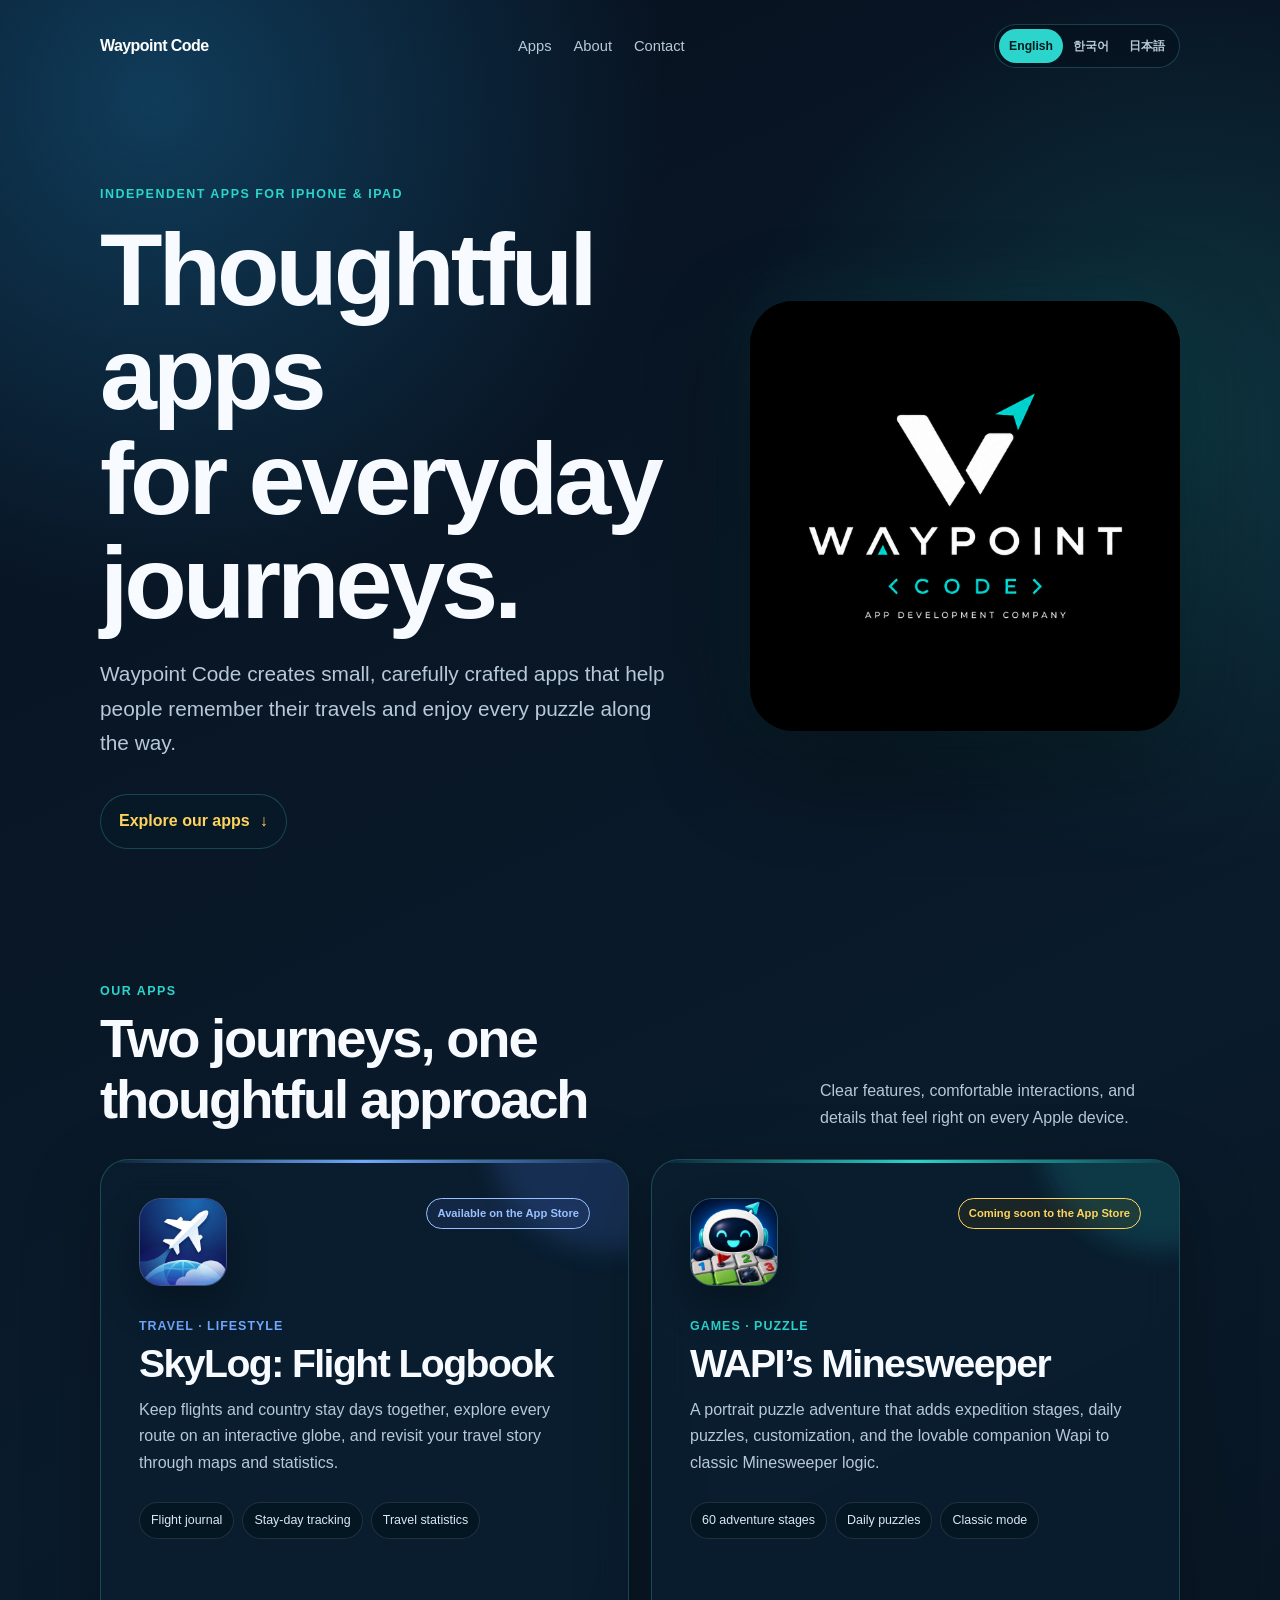
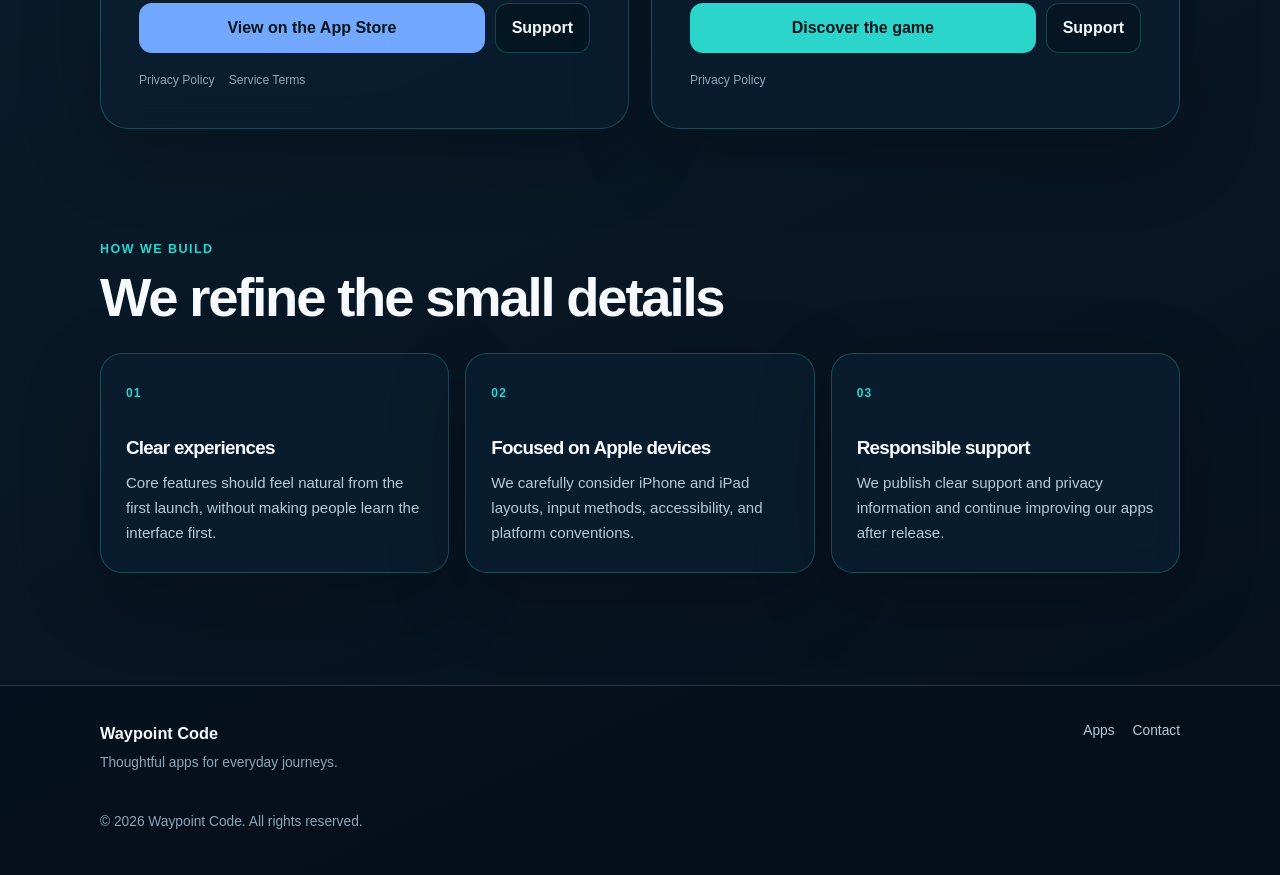
<file: index.html>
<!doctype html>
<html lang="en">
<head>
  <meta charset="utf-8">
  <meta name="viewport" content="width=device-width, initial-scale=1">
  <meta name="description" content="Waypoint Code creates thoughtful iPhone and iPad apps for travel, play, and everyday journeys.">
  <meta name="google-site-verification" content="AUuFrwVkg-6GxxxlkUNaFWfXZeSsGIIOvMbd6VPUbWE">
  <meta name="theme-color" content="#07111f">
  <meta property="og:type" content="website">
  <meta property="og:title" content="Waypoint Code">
  <meta property="og:description" content="Thoughtful apps for everyday journeys.">
  <link rel="canonical" href="https://kiserlunar-a11y.github.io/">
  <title>Waypoint Code — Thoughtful apps for everyday journeys</title>
  <link rel="icon" type="image/png" href="waypoint-code-logo.png">
  <link rel="stylesheet" href="styles.css?v=20260825-1">
  <script src="language.js?v=20260825-1" defer></script>
</head>
<body
  data-title-en="Waypoint Code — Thoughtful apps for everyday journeys"
  data-title-ko="Waypoint Code — 일상의 여정을 위한 세심한 앱"
  data-title-ja="Waypoint Code — 日々の旅に寄り添う丁寧なアプリ"
  data-description-en="Waypoint Code creates thoughtful iPhone and iPad apps for travel, play, and everyday journeys."
  data-description-ko="Waypoint Code는 여행 기록과 퍼즐의 즐거움을 위한 iPhone·iPad 앱을 만듭니다."
  data-description-ja="Waypoint Codeは、旅の記録やパズルの楽しさを届けるiPhone・iPadアプリを丁寧に作っています。">
  <header class="shell site-header">
    <nav
      aria-label="Primary navigation"
      data-copy-aria
      data-copy-aria-en="Primary navigation"
      data-copy-aria-ko="주요 메뉴"
      data-copy-aria-ja="メインメニュー">
      <a
        class="brand"
        href="/"
        aria-label="Waypoint Code home"
        data-copy-aria
        data-copy-aria-en="Waypoint Code home"
        data-copy-aria-ko="Waypoint Code 홈"
        data-copy-aria-ja="Waypoint Code ホーム">Waypoint Code</a>
      <div class="nav-links">
        <a href="#apps" data-copy data-copy-en="Apps" data-copy-ko="앱" data-copy-ja="アプリ">Apps</a>
        <a href="#principles" data-copy data-copy-en="About" data-copy-ko="소개" data-copy-ja="私たちについて">About</a>
        <a href="mailto:skylog486@gmail.com" data-copy data-copy-en="Contact" data-copy-ko="문의" data-copy-ja="お問い合わせ">Contact</a>
      </div>
      <div class="language-switch" role="group" aria-label="Language" data-copy-aria data-copy-aria-en="Language" data-copy-aria-ko="언어" data-copy-aria-ja="言語">
        <button type="button" data-language-choice="en" aria-pressed="true">English</button>
        <button type="button" data-language-choice="ko" aria-pressed="false">한국어</button>
        <button type="button" data-language-choice="ja" aria-pressed="false">日本語</button>
      </div>
    </nav>
  </header>

  <main>
    <section class="shell hero" aria-labelledby="hero-title">
      <div class="hero-copy">
        <p
          class="eyebrow"
          data-copy
          data-copy-en="Independent apps for iPhone &amp; iPad"
          data-copy-ko="iPhone과 iPad를 위한 독립 앱"
          data-copy-ja="iPhoneとiPadのためのインディーアプリ">Independent apps for iPhone &amp; iPad</p>
        <h1 id="hero-title">
          <span data-copy data-copy-en="Thoughtful apps" data-copy-ko="일상의 여정을" data-copy-ja="日々の旅に寄り添う">Thoughtful apps</span><br>
          <span data-copy data-copy-en="for everyday journeys." data-copy-ko="더 오래 기억하도록." data-copy-ja="丁寧なアプリ。">for everyday journeys.</span>
        </h1>
        <p
          class="lead"
          data-copy
          data-copy-en="Waypoint Code creates small, carefully crafted apps that help people remember their travels and enjoy every puzzle along the way."
          data-copy-ko="Waypoint Code는 여행의 기록과 퍼즐의 즐거움을 오래 곁에 둘 수 있는 작고 세심한 앱으로 만듭니다."
          data-copy-ja="Waypoint Codeは、旅の思い出を残し、道中のパズルを楽しめる、小さくても丁寧なアプリを作っています。">Waypoint Code creates small, carefully crafted apps that help people remember their travels and enjoy every puzzle along the way.</p>
        <a class="hero-link" href="#apps">
          <span data-copy data-copy-en="Explore our apps" data-copy-ko="앱 둘러보기" data-copy-ja="アプリを見る">Explore our apps</span>
          <span aria-hidden="true">↓</span>
        </a>
      </div>
      <div class="brand-visual">
        <img
          class="company-logo"
          src="waypoint-code-logo.png"
          width="1254"
          height="1254"
          alt="Waypoint Code — App Development Company"
          data-copy-alt
          data-copy-alt-en="Waypoint Code — App Development Company"
          data-copy-alt-ko="Waypoint Code 앱 개발사 로고"
          data-copy-alt-ja="アプリ開発会社Waypoint Codeのロゴ">
      </div>
    </section>

    <section class="shell apps-section" id="apps" aria-labelledby="apps-title">
      <div class="section-heading">
        <div>
          <p class="eyebrow" data-copy data-copy-en="Our apps" data-copy-ko="Our apps" data-copy-ja="Our apps">Our apps</p>
          <h2 id="apps-title" data-copy data-copy-en="Two journeys, one thoughtful approach" data-copy-ko="두 가지 여정, 하나의 세심함" data-copy-ja="二つの旅に、一つの丁寧さを">Two journeys, one thoughtful approach</h2>
        </div>
        <p data-copy data-copy-en="Clear features, comfortable interactions, and details that feel right on every Apple device." data-copy-ko="필요한 기능은 분명하게, 사용하는 순간은 편안하게 설계합니다." data-copy-ja="必要な機能は明確に、使うひとときは心地よく。Appleデバイスに合う細部まで設計します。">Clear features, comfortable interactions, and details that feel right on every Apple device.</p>
      </div>

      <div class="app-grid">
        <article class="app-card skylog-card">
          <div class="app-card-top">
            <img
              class="app-mark skylog-mark"
              src="skylog-icon.jpg"
              width="512"
              height="512"
              alt="SkyLog app icon"
              loading="lazy"
              data-copy-alt
              data-copy-alt-en="SkyLog app icon"
              data-copy-alt-ko="SkyLog 앱 아이콘"
              data-copy-alt-ja="SkyLogのアプリアイコン">
            <span class="status available" data-copy data-copy-en="Available on the App Store" data-copy-ko="App Store에서 이용 가능" data-copy-ja="App Storeで配信中">Available on the App Store</span>
          </div>
          <div class="app-copy">
            <p class="app-kind">Travel · Lifestyle</p>
            <h3>SkyLog: Flight Logbook</h3>
            <p data-copy data-copy-en="Keep flights and country stay days together, explore every route on an interactive globe, and revisit your travel story through maps and statistics." data-copy-ko="비행 기록과 국가별 체류일을 한곳에서 관리하고, 나의 여행을 지도와 통계로 다시 만나는 여행 기록 앱입니다." data-copy-ja="フライト記録と国別の滞在日数をまとめ、インタラクティブな地球儀や地図、統計で旅の物語を振り返れる旅行記録アプリです。">Keep flights and country stay days together, explore every route on an interactive globe, and revisit your travel story through maps and statistics.</p>
          </div>
          <ul
            class="feature-list"
            aria-label="SkyLog features"
            data-copy-aria
            data-copy-aria-en="SkyLog features"
            data-copy-aria-ko="SkyLog 주요 기능"
            data-copy-aria-ja="SkyLogの主な機能">
            <li data-copy data-copy-en="Flight journal" data-copy-ko="비행 일지" data-copy-ja="フライト日誌">Flight journal</li>
            <li data-copy data-copy-en="Stay-day tracking" data-copy-ko="체류일 관리" data-copy-ja="滞在日数の管理">Stay-day tracking</li>
            <li data-copy data-copy-en="Travel statistics" data-copy-ko="여행 통계" data-copy-ja="旅行統計">Travel statistics</li>
          </ul>
          <div class="card-actions">
            <a class="primary-action" href="https://apps.apple.com/app/id6788016400" data-copy data-copy-en="View on the App Store" data-copy-ko="App Store에서 보기" data-copy-ja="App Storeで見る">View on the App Store</a>
            <a class="secondary-action" href="https://kiserlunar-a11y.github.io/SkyLog-legal/support.html" data-copy data-copy-en="Support" data-copy-ko="지원" data-copy-ja="サポート">Support</a>
          </div>
          <div class="legal-links">
            <a href="https://kiserlunar-a11y.github.io/SkyLog-legal/privacy.html" data-copy data-copy-en="Privacy Policy" data-copy-ko="개인정보 처리방침" data-copy-ja="プライバシーポリシー">Privacy Policy</a>
            <a href="https://kiserlunar-a11y.github.io/SkyLog-legal/terms.html" data-copy data-copy-en="Service Terms" data-copy-ko="서비스 이용약관" data-copy-ja="利用規約">Service Terms</a>
          </div>
        </article>

        <article class="app-card wapi-card">
          <div class="app-card-top">
            <img
              class="app-mark wapi-mark"
              src="wapi-mines-icon.png"
              width="512"
              height="512"
              alt="WAPI’s Minesweeper app icon"
              loading="lazy"
              data-copy-alt
              data-copy-alt-en="WAPI’s Minesweeper app icon"
              data-copy-alt-ko="WAPI’s Minesweeper 앱 아이콘"
              data-copy-alt-ja="WAPI’s Minesweeperのアプリアイコン">
            <span class="status coming-soon" data-copy data-copy-en="Coming soon to the App Store" data-copy-ko="App Store 출시 준비 중" data-copy-ja="App Storeで近日公開">Coming soon to the App Store</span>
          </div>
          <div class="app-copy">
            <p class="app-kind">Games · Puzzle</p>
            <h3>WAPI’s Minesweeper</h3>
            <p data-copy data-copy-en="A portrait puzzle adventure that adds expedition stages, daily puzzles, customization, and the lovable companion Wapi to classic Minesweeper logic." data-copy-ko="익숙한 지뢰찾기에 탐험 스테이지, 오늘의 퍼즐, 꾸미기와 귀여운 동료 와피를 더한 세로형 퍼즐 게임입니다." data-copy-ja="定番のマインスイーパーに探索ステージ、デイリーパズル、カスタマイズ、そしてかわいい相棒ワピを加えた縦画面パズルゲームです。">A portrait puzzle adventure that adds expedition stages, daily puzzles, customization, and the lovable companion Wapi to classic Minesweeper logic.</p>
          </div>
          <ul
            class="feature-list"
            aria-label="WAPI’s Minesweeper features"
            data-copy-aria
            data-copy-aria-en="WAPI’s Minesweeper features"
            data-copy-aria-ko="WAPI’s Minesweeper 주요 기능"
            data-copy-aria-ja="WAPI’s Minesweeperの主な機能">
            <li data-copy data-copy-en="60 adventure stages" data-copy-ko="60개 모험 스테이지" data-copy-ja="60の冒険ステージ">60 adventure stages</li>
            <li data-copy data-copy-en="Daily puzzles" data-copy-ko="오늘의 퍼즐" data-copy-ja="デイリーパズル">Daily puzzles</li>
            <li data-copy data-copy-en="Classic mode" data-copy-ko="클래식 모드" data-copy-ja="クラシックモード">Classic mode</li>
          </ul>
          <div class="card-actions">
            <a class="primary-action" href="https://kiserlunar-a11y.github.io/worldsweep-site/" data-copy data-copy-en="Discover the game" data-copy-ko="게임 소개" data-copy-ja="ゲームを見る">Discover the game</a>
            <a class="secondary-action" href="https://kiserlunar-a11y.github.io/worldsweep-site/support.html" data-copy data-copy-en="Support" data-copy-ko="지원" data-copy-ja="サポート">Support</a>
          </div>
          <div class="legal-links">
            <a href="https://kiserlunar-a11y.github.io/worldsweep-site/privacy.html" data-copy data-copy-en="Privacy Policy" data-copy-ko="개인정보 처리방침" data-copy-ja="プライバシーポリシー">Privacy Policy</a>
          </div>
        </article>
      </div>
    </section>

    <section class="shell principles" id="principles" aria-labelledby="principles-title">
      <div class="section-heading compact">
        <div>
          <p class="eyebrow" data-copy data-copy-en="How we build" data-copy-ko="How we build" data-copy-ja="How we build">How we build</p>
          <h2 id="principles-title" data-copy data-copy-en="We refine the small details" data-copy-ko="작은 부분까지 오래 다듬습니다" data-copy-ja="小さな部分まで丁寧に磨きます">We refine the small details</h2>
        </div>
      </div>
      <div class="principle-grid">
        <article class="principle-card">
          <span class="principle-number">01</span>
          <h3 data-copy data-copy-en="Clear experiences" data-copy-ko="명확한 경험" data-copy-ja="わかりやすい体験">Clear experiences</h3>
          <p data-copy data-copy-en="Core features should feel natural from the first launch, without making people learn the interface first." data-copy-ko="처음 사용하는 순간부터 핵심 기능을 자연스럽게 이해할 수 있도록 설계합니다." data-copy-ja="初めて開いた瞬間から、操作を覚えることに迷わず主要機能を自然に使えるよう設計します。">Core features should feel natural from the first launch, without making people learn the interface first.</p>
        </article>
        <article class="principle-card">
          <span class="principle-number">02</span>
          <h3 data-copy data-copy-en="Focused on Apple devices" data-copy-ko="Apple 기기에 집중" data-copy-ja="Appleデバイスに最適化">Focused on Apple devices</h3>
          <p data-copy data-copy-en="We carefully consider iPhone and iPad layouts, input methods, accessibility, and platform conventions." data-copy-ko="iPhone과 iPad의 화면, 입력 방식과 접근성 설정을 세심하게 고려합니다." data-copy-ja="iPhoneとiPadのレイアウト、入力方法、アクセシビリティ、プラットフォームの慣習を細やかに考えます。">We carefully consider iPhone and iPad layouts, input methods, accessibility, and platform conventions.</p>
        </article>
        <article class="principle-card">
          <span class="principle-number">03</span>
          <h3 data-copy data-copy-en="Responsible support" data-copy-ko="신뢰할 수 있는 운영" data-copy-ja="誠実なサポート">Responsible support</h3>
          <p data-copy data-copy-en="We publish clear support and privacy information and continue improving our apps after release." data-copy-ko="지원과 개인정보 안내를 투명하게 제공하고, 출시 이후에도 꾸준히 개선합니다." data-copy-ja="サポートとプライバシー情報をわかりやすく公開し、リリース後も継続して改善します。">We publish clear support and privacy information and continue improving our apps after release.</p>
        </article>
      </div>
    </section>
  </main>

  <footer>
    <div class="shell footer-inner">
      <div>
        <strong>Waypoint Code</strong>
        <p data-copy data-copy-en="Thoughtful apps for everyday journeys." data-copy-ko="일상의 여정을 위한 세심한 앱." data-copy-ja="日々の旅に寄り添う丁寧なアプリ。">Thoughtful apps for everyday journeys.</p>
      </div>
      <div class="footer-links">
        <a href="#apps" data-copy data-copy-en="Apps" data-copy-ko="앱" data-copy-ja="アプリ">Apps</a>
        <a href="mailto:skylog486@gmail.com" data-copy data-copy-en="Contact" data-copy-ko="문의" data-copy-ja="お問い合わせ">Contact</a>
      </div>
      <p class="copyright">© 2026 Waypoint Code. All rights reserved.</p>
    </div>
  </footer>
</body>
</html>
</file>
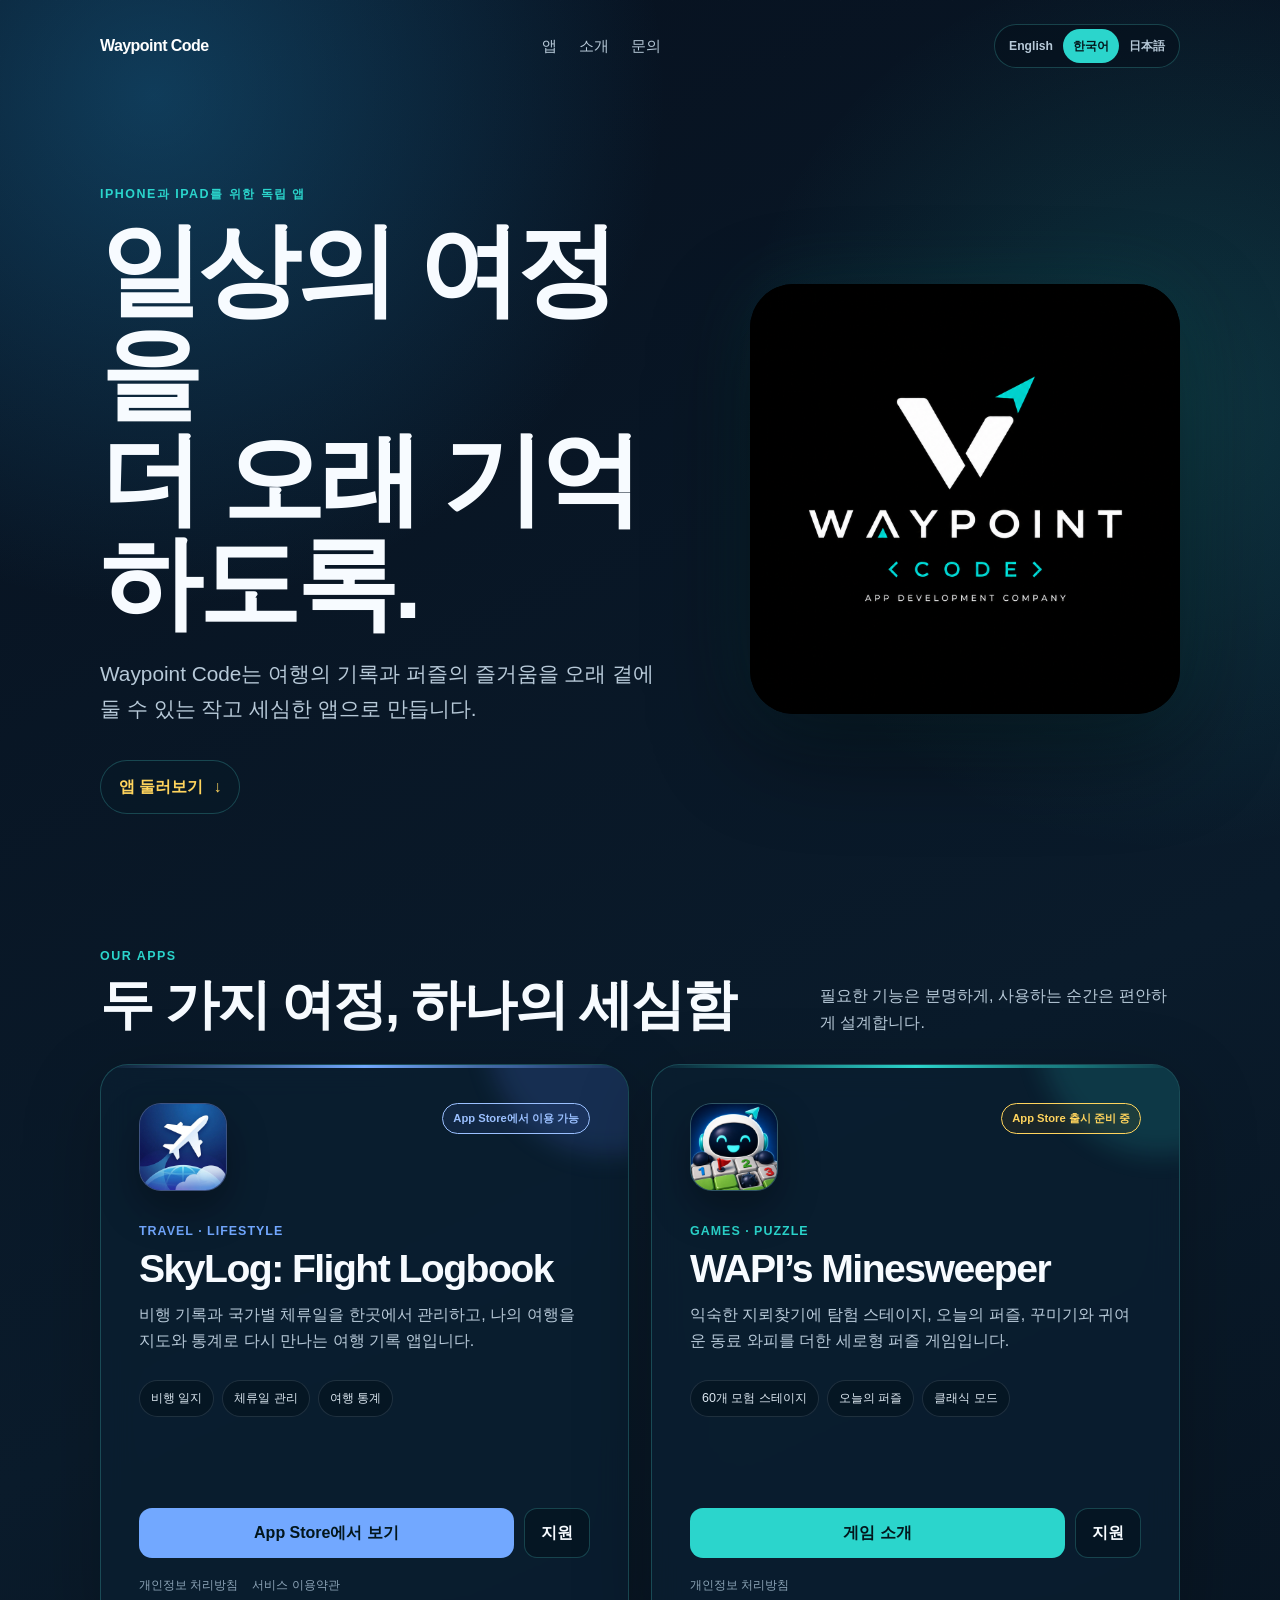
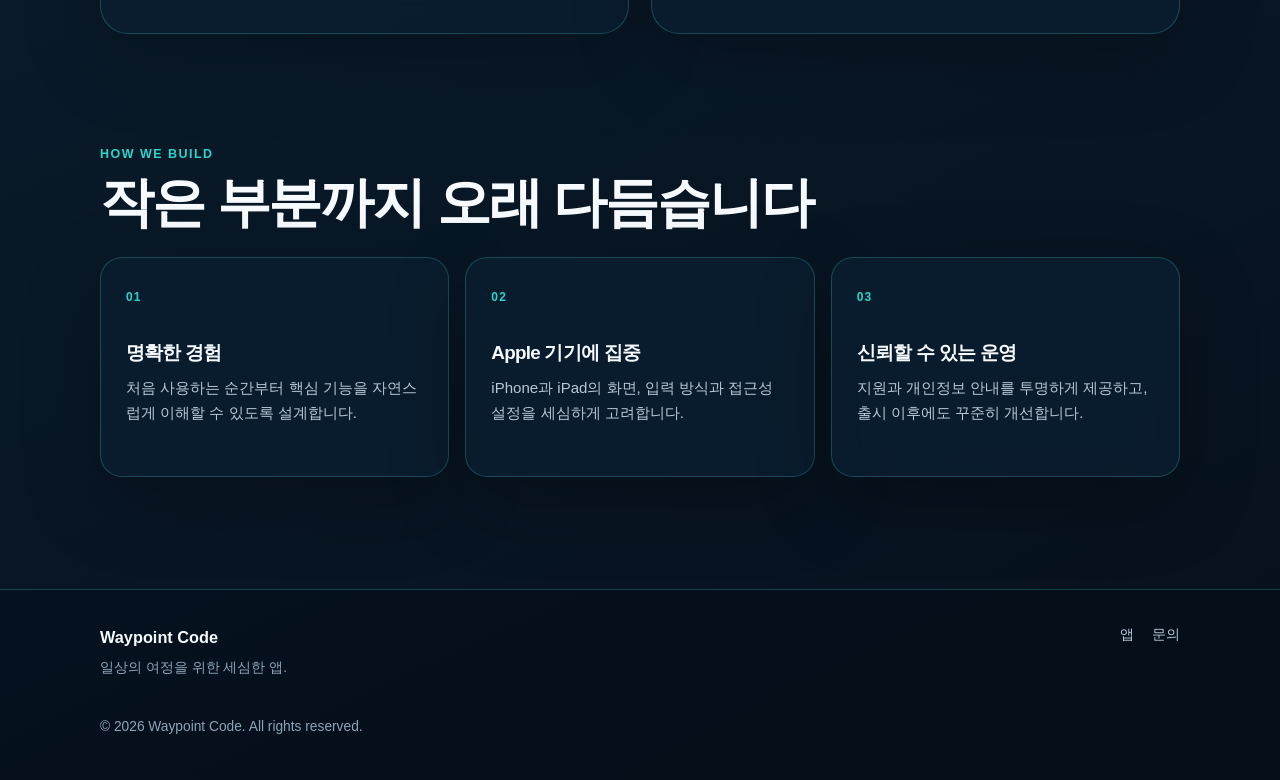
<file: ko.html>
<!doctype html>
<html lang="ko">
<head>
  <meta charset="utf-8">
  <meta name="viewport" content="width=device-width, initial-scale=1">
  <meta name="robots" content="noindex">
  <meta http-equiv="refresh" content="0; url=/">
  <link rel="canonical" href="https://kiserlunar-a11y.github.io/">
  <title>Waypoint Code</title>
  <script>
    try {
      window.localStorage.setItem("waypoint-code-language", "ko");
    } catch (_) {
      // 저장소가 제한된 경우에도 메인 페이지로 이동한다.
    }
    window.location.replace("/");
  </script>
</head>
<body>
  <p><a href="/">Waypoint Code 메인 페이지로 이동</a></p>
</body>
</html>
</file>
<file: styles.css>
:root {
  color-scheme: dark;
  --bg: #07111f;
  --bg-deep: #040b13;
  --panel: rgba(10, 30, 48, 0.84);
  --panel-strong: #0c2539;
  --line: rgba(82, 221, 214, 0.24);
  --line-strong: rgba(82, 221, 214, 0.48);
  --text: #f7fbff;
  --muted: #b7c9d8;
  --muted-soft: #8da5b8;
  --accent: #2bd5cc;
  --accent-2: #7cdfff;
  --gold: #ffd45d;
  --sky: #72a8ff;
}

* { box-sizing: border-box; }

[hidden] { display: none !important; }

html { scroll-behavior: smooth; }

body {
  margin: 0;
  min-height: 100vh;
  overflow-x: hidden;
  font-family: -apple-system, BlinkMacSystemFont, "Segoe UI", sans-serif;
  line-height: 1.65;
  color: var(--text);
  background:
    radial-gradient(circle at 12% 4%, rgba(32, 141, 201, 0.34), transparent 32rem),
    radial-gradient(circle at 92% 17%, rgba(43, 213, 204, 0.16), transparent 28rem),
    linear-gradient(155deg, var(--bg) 0%, #0a1b2b 50%, #06101b 100%);
}

body::before {
  content: "";
  position: fixed;
  inset: 0;
  z-index: -1;
  pointer-events: none;
  opacity: 0.28;
  background-image: linear-gradient(rgba(255,255,255,0.022) 1px, transparent 1px), linear-gradient(90deg, rgba(255,255,255,0.022) 1px, transparent 1px);
  background-size: 56px 56px;
  mask-image: linear-gradient(to bottom, black, transparent 75%);
}

a { color: var(--accent-2); }
a:hover { color: #fff; }
a:focus-visible { outline: 3px solid var(--gold); outline-offset: 4px; }

.shell {
  width: min(1080px, calc(100% - 40px));
  margin: 0 auto;
}

.site-header { position: relative; z-index: 10; }

nav {
  display: flex;
  align-items: center;
  justify-content: space-between;
  gap: 18px;
  padding: 24px 0;
}

.brand {
  color: #fff;
  font-weight: 850;
  letter-spacing: -0.035em;
  text-decoration: none;
}

.nav-links {
  display: flex;
  flex-wrap: wrap;
  justify-content: flex-end;
  gap: 22px;
  font-size: 0.92rem;
}

.nav-links a { color: var(--muted); text-decoration: none; }

.language-switch {
  display: inline-flex;
  align-items: center;
  padding: 4px;
  border: 1px solid var(--line);
  border-radius: 999px;
  background: rgba(4, 15, 26, 0.52);
}

.language-switch button {
  min-height: 34px;
  padding: 5px 10px;
  border: 0;
  border-radius: 999px;
  color: var(--muted);
  background: transparent;
  font: inherit;
  font-size: 0.76rem;
  font-weight: 750;
  cursor: pointer;
}

.language-switch button:hover { color: #fff; }

.language-switch button[aria-pressed="true"] {
  color: #04191e;
  background: var(--accent);
}

.language-switch button:focus-visible {
  outline: 3px solid var(--gold);
  outline-offset: 2px;
}

.hero {
  min-height: 610px;
  display: grid;
  grid-template-columns: minmax(0, 1.2fr) minmax(280px, 0.8fr);
  align-items: center;
  gap: clamp(44px, 9vw, 112px);
  padding: 92px 0 112px;
}

.eyebrow {
  margin: 0;
  color: var(--accent);
  font-size: 0.78rem;
  font-weight: 850;
  letter-spacing: 0.12em;
  text-transform: uppercase;
}

h1, h2, h3 { letter-spacing: -0.04em; }

h1 {
  margin: 13px 0 22px;
  font-size: clamp(3rem, 8vw, 6.6rem);
  line-height: 1.02;
}

.lead {
  max-width: 670px;
  margin: 0;
  color: var(--muted);
  font-size: clamp(1.08rem, 2vw, 1.3rem);
}

.lead-en {
  margin: 12px 0 0;
  color: var(--muted-soft);
  font-size: 0.96rem;
}

.hero-link {
  display: inline-flex;
  align-items: center;
  gap: 10px;
  margin-top: 34px;
  padding: 13px 18px;
  border: 1px solid var(--line);
  border-radius: 999px;
  color: var(--gold);
  background: rgba(8, 25, 40, 0.74);
  font-weight: 780;
  text-decoration: none;
}

.brand-visual {
  width: min(430px, 88vw);
  justify-self: end;
  display: grid;
  place-items: center;
  border-radius: 44px;
  overflow: hidden;
  background: #000;
  box-shadow: 0 32px 100px rgba(0,0,0,0.48), 0 0 80px rgba(43,213,204,0.11);
}

.company-logo {
  display: block;
  width: 100%;
  height: auto;
}

.apps-section { padding: 20px 0 110px; }

.section-heading {
  display: flex;
  align-items: end;
  justify-content: space-between;
  gap: 40px;
  margin-bottom: 28px;
}

.section-heading h2 { margin: 8px 0 0; font-size: clamp(2rem, 4.5vw, 3.4rem); line-height: 1.12; }
.section-heading > p { max-width: 360px; margin: 0; color: var(--muted); }
.section-heading.compact { margin-bottom: 24px; }

.app-grid { display: grid; grid-template-columns: repeat(2, minmax(0, 1fr)); gap: 22px; }

.app-card, .principle-card {
  border: 1px solid var(--line);
  background: var(--panel);
  box-shadow: 0 24px 80px rgba(0,0,0,0.24);
  backdrop-filter: blur(16px);
}

.app-card {
  position: relative;
  min-height: 570px;
  display: flex;
  flex-direction: column;
  padding: clamp(24px, 4vw, 38px);
  overflow: hidden;
  border-radius: 28px;
}

.app-card::before {
  content: "";
  position: absolute;
  inset: 0 0 auto;
  height: 3px;
  background: linear-gradient(90deg, transparent, var(--card-accent), transparent);
}

.app-card::after {
  content: "";
  position: absolute;
  width: 240px;
  height: 240px;
  top: -150px;
  right: -100px;
  border-radius: 50%;
  background: var(--card-glow);
  filter: blur(12px);
  pointer-events: none;
}

.skylog-card { --card-accent: var(--sky); --card-glow: rgba(91,134,255,0.17); }
.wapi-card { --card-accent: var(--accent); --card-glow: rgba(43,213,204,0.15); }

.app-card-top { position: relative; z-index: 1; display: flex; align-items: flex-start; justify-content: space-between; gap: 18px; }

.app-mark {
  width: 88px;
  height: 88px;
  display: grid;
  place-items: center;
  flex: 0 0 auto;
  border: 1px solid rgba(255,255,255,0.16);
  border-radius: 22px;
  object-fit: cover;
  box-shadow: 0 18px 42px rgba(0,0,0,0.32);
}

.skylog-mark { background: #183167; }
.wapi-mark { background: #073447; }

.status {
  padding: 7px 10px;
  border: 1px solid currentColor;
  border-radius: 999px;
  font-size: 0.7rem;
  font-weight: 800;
  line-height: 1.3;
}

.available { color: #9bc0ff; background: rgba(50,86,160,0.18); }
.coming-soon { color: var(--gold); background: rgba(122,90,8,0.15); }

.app-copy { margin-top: 30px; }
.app-kind { margin: 0 0 5px; color: var(--card-accent); font-size: 0.78rem; font-weight: 800; letter-spacing: 0.08em; text-transform: uppercase; }
.app-copy h3 { margin: 0 0 12px; font-size: clamp(1.75rem, 4vw, 2.45rem); line-height: 1.1; }
.app-copy > p:last-child { margin: 0; color: var(--muted); }

.feature-list { display: flex; flex-wrap: wrap; gap: 8px; margin: 26px 0 30px; padding: 0; list-style: none; }
.feature-list li { padding: 7px 11px; border: 1px solid rgba(183,201,216,0.15); border-radius: 999px; color: #dce8f1; background: rgba(4,15,26,0.48); font-size: 0.78rem; }

.card-actions { display: flex; gap: 10px; margin-top: auto; }
.card-actions a { display: inline-flex; align-items: center; justify-content: center; min-height: 48px; padding: 11px 16px; border-radius: 13px; font-weight: 800; text-decoration: none; }
.primary-action { flex: 1; color: #03161c; background: var(--card-accent); }
.primary-action:hover { color: #03161c; filter: brightness(1.08); }
.secondary-action { border: 1px solid var(--line); color: var(--text); background: rgba(4,15,26,0.48); }

.legal-links { display: flex; flex-wrap: wrap; gap: 14px; margin-top: 17px; font-size: 0.76rem; }
.legal-links a { color: var(--muted-soft); text-decoration: none; }

.principles { padding: 0 0 112px; }
.principle-grid { display: grid; grid-template-columns: repeat(3, 1fr); gap: 16px; }
.principle-card { min-height: 220px; padding: 25px; border-radius: 22px; }
.principle-number { color: var(--accent); font-size: 0.75rem; font-weight: 850; letter-spacing: 0.1em; }
.principle-card h3 { margin: 27px 0 8px; font-size: 1.18rem; }
.principle-card p { margin: 0; color: var(--muted); font-size: 0.94rem; }

footer { border-top: 1px solid var(--line); background: rgba(3,10,18,0.28); }
.footer-inner { display: grid; grid-template-columns: 1fr auto; align-items: start; gap: 20px 36px; padding-top: 34px; padding-bottom: 42px; }
.footer-inner strong { font-size: 1.02rem; }
.footer-inner p { margin: 5px 0 0; color: var(--muted-soft); font-size: 0.86rem; }
.footer-links { display: flex; gap: 18px; }
.footer-links a { color: var(--muted); font-size: 0.86rem; text-decoration: none; }
.footer-inner .copyright { grid-column: 1 / -1; margin-top: 16px; }

@media (max-width: 800px) {
  .hero { min-height: 0; grid-template-columns: 1fr; padding: 64px 0 92px; }
  .brand-visual { width: min(360px, 82vw); justify-self: center; order: -1; border-radius: 36px; }
  .section-heading { align-items: flex-start; flex-direction: column; gap: 13px; }
  .app-grid { grid-template-columns: 1fr; }
  .app-card { min-height: 0; }
  .principle-grid { grid-template-columns: 1fr; }
  .principle-card { min-height: 0; }
}

@media (max-width: 520px) {
  .shell { width: min(100% - 28px, 1080px); }
  nav { align-items: flex-start; flex-wrap: wrap; }
  .nav-links { gap: 13px; }
  .language-switch { margin-left: auto; }
  .language-switch button { padding-inline: 8px; font-size: 0.72rem; }
  .hero { padding-top: 43px; }
  h1 { font-size: clamp(2.7rem, 16vw, 4.1rem); }
  .brand-visual { width: min(300px, 86vw); border-radius: 28px; }
  .app-card { padding: 23px; border-radius: 23px; }
  .app-card-top { align-items: center; }
  .app-mark { width: 72px; height: 72px; border-radius: 18px; }
  .status { max-width: 150px; text-align: center; }
  .card-actions { flex-direction: column; }
  .footer-inner { grid-template-columns: 1fr; }
  .footer-inner .copyright { grid-column: auto; }
}

@media (prefers-reduced-motion: reduce) {
  html { scroll-behavior: auto; }
}
</file>
